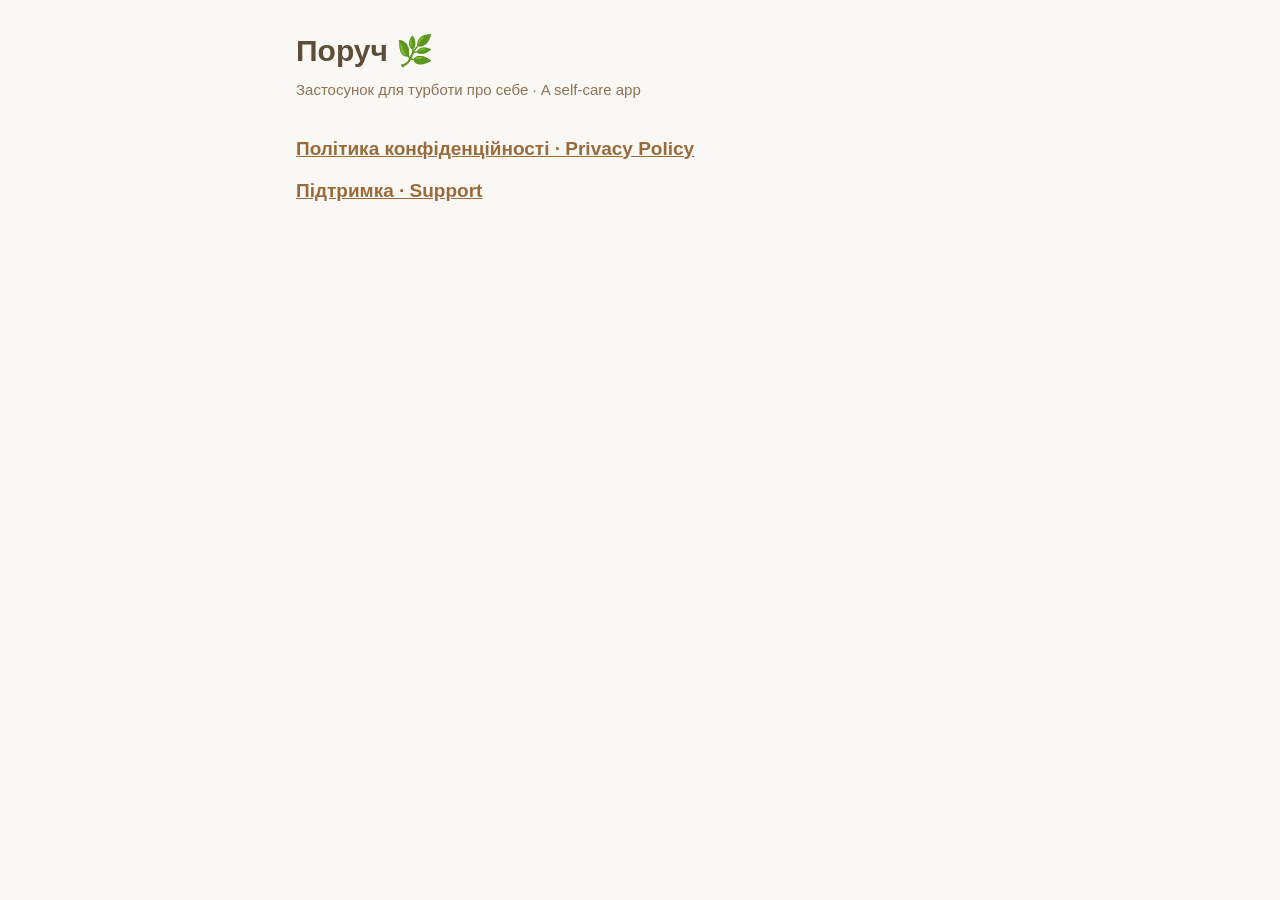
<file: index.html>
<!DOCTYPE html>
<html lang="uk">
<head>
  <meta charset="utf-8">
  <meta name="viewport" content="width=device-width, initial-scale=1">
  <title>Поруч</title>
  <meta name="description" content="Поруч — застосунок для турботи про себе. Self-care app.">
  <link rel="stylesheet" href="style.css">
</head>
<body>
  <main>
    <header>
      <h1>Поруч 🌿</h1>
      <p class="meta">Застосунок для турботи про себе · A self-care app</p>
    </header>

    <ul class="links">
      <li><a href="privacy/">Політика конфіденційності · Privacy Policy</a></li>
      <li><a href="support/">Підтримка · Support</a></li>
    </ul>
  </main>
</body>
</html>
</file>
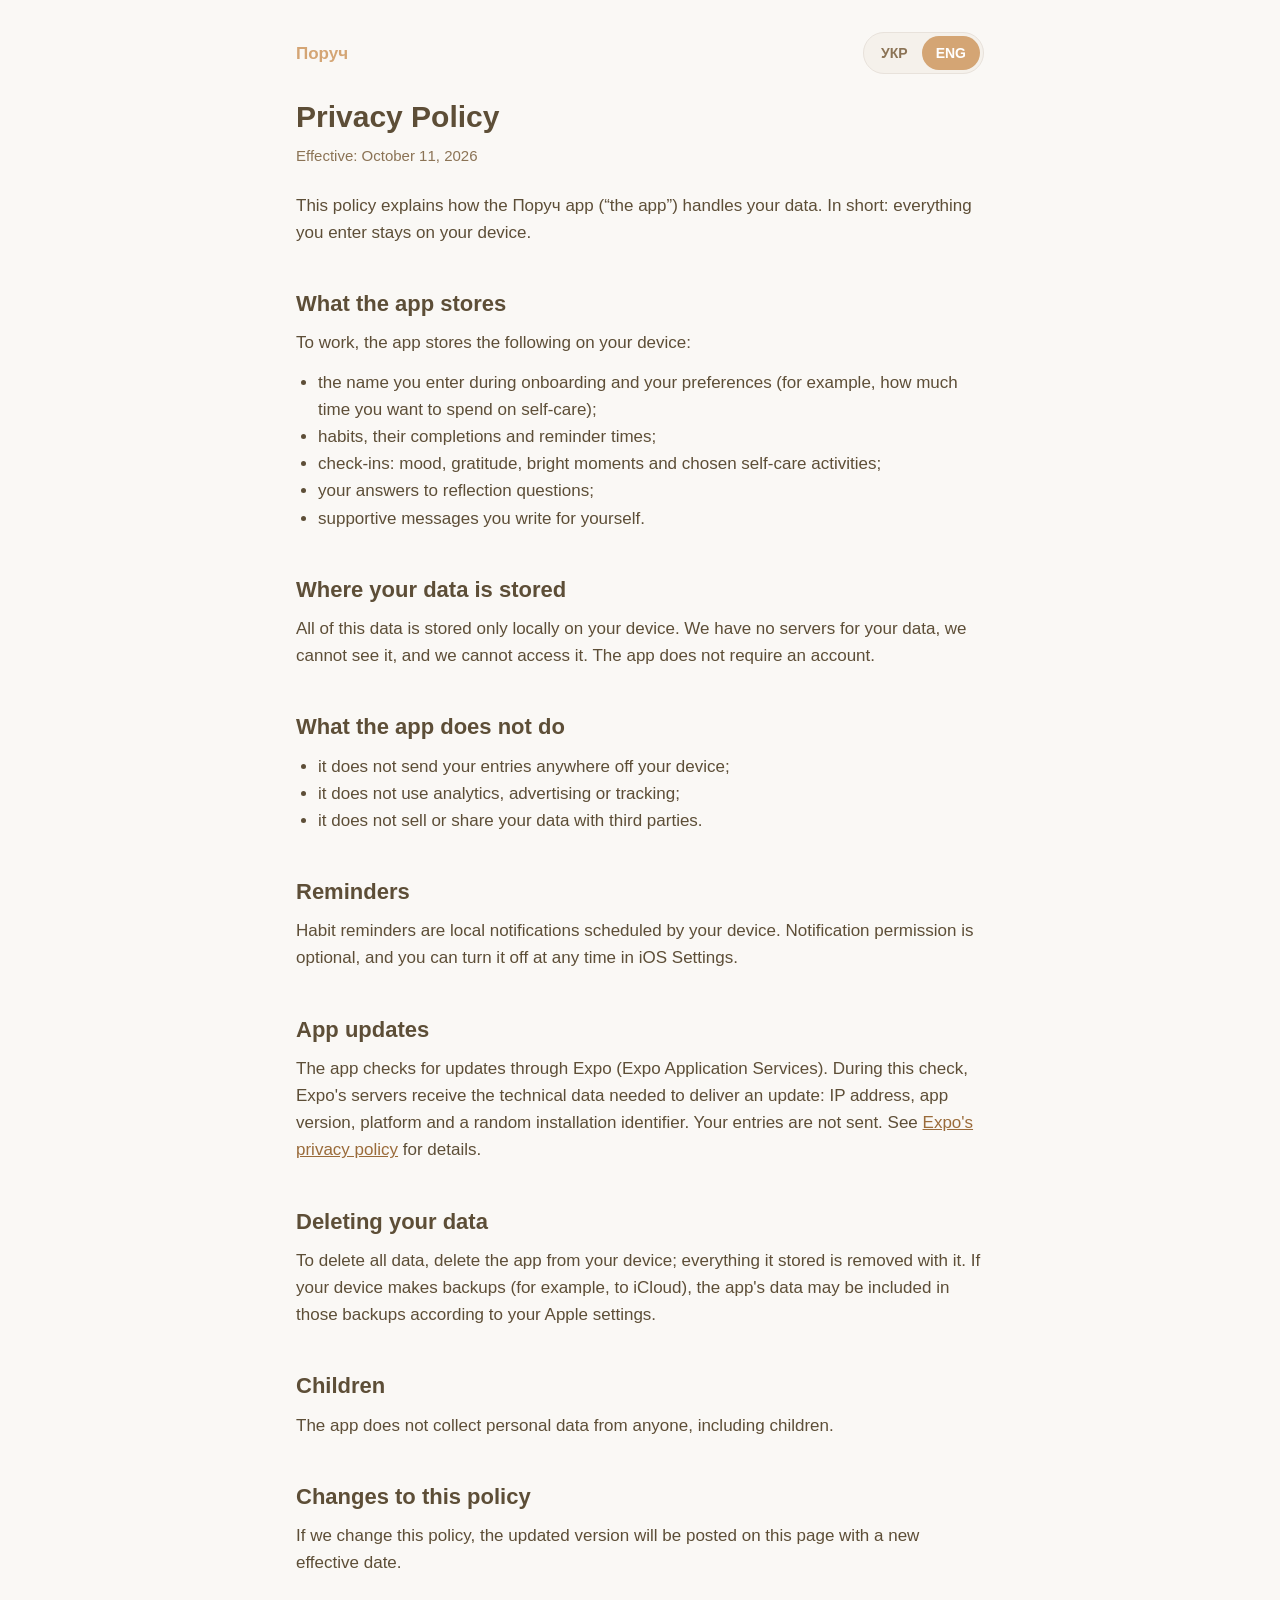
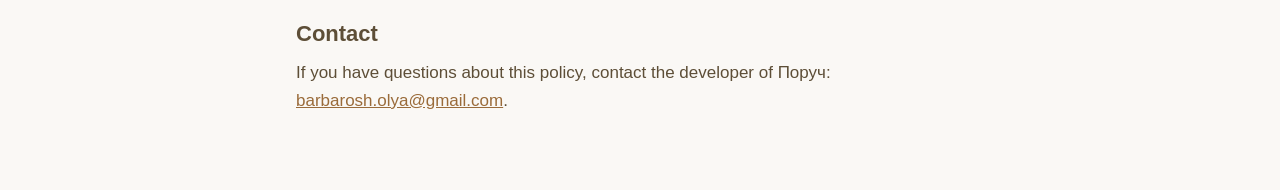
<file: privacy/index.html>
<!DOCTYPE html>
<html lang="uk" data-title-uk="Політика конфіденційності · Поруч" data-title-en="Privacy Policy · Поруч">
<head>
  <meta charset="utf-8">
  <meta name="viewport" content="width=device-width, initial-scale=1">
  <title>Політика конфіденційності · Поруч</title>
  <meta name="description" content="Політика конфіденційності застосунку Поруч. Privacy Policy for the Поруч app.">
  <link rel="stylesheet" href="../style.css">
</head>
<body>
  <main>
    <header class="top">
      <a class="brand" href="../">Поруч</a>
      <div class="lang-switch" role="group" aria-label="Мова / Language">
        <button type="button" data-lang="uk" aria-pressed="true">УКР</button>
        <button type="button" data-lang="en" aria-pressed="false">ENG</button>
      </div>
    </header>

    <section lang="uk">
      <h1>Політика конфіденційності</h1>
      <p class="meta">Набуває чинності: 11 жовтня 2026 року</p>

      <p>Ця політика пояснює, як застосунок «Поруч» (далі — «застосунок») поводиться з вашими даними. Коротко: усе, що ви вводите, залишається лише на вашому пристрої.</p>

      <h2>Які дані зберігає застосунок</h2>
      <p>Щоб застосунок працював, на вашому пристрої зберігаються:</p>
      <ul>
        <li>ім'я, яке ви вказуєте під час знайомства із застосунком, і ваші вподобання (наприклад, скільки часу ви готові приділяти турботі про себе);</li>
        <li>звички, їх виконання та час нагадувань;</li>
        <li>чек-іни: настрій, вдячність, світлі моменти й обрані дії турботи;</li>
        <li>відповіді на запитання рефлексії;</li>
        <li>слова підтримки, які ви записуєте для себе.</li>
      </ul>

      <h2>Де зберігаються дані</h2>
      <p>Усі ці дані зберігаються лише локально на вашому пристрої. Ми не маємо серверів для ваших даних, не бачимо їх і не можемо отримати до них доступ. Застосунок не потребує облікового запису.</p>

      <h2>Чого застосунок не робить</h2>
      <ul>
        <li>не надсилає ваші записи нікуди за межі пристрою;</li>
        <li>не використовує аналітику, рекламу чи відстеження;</li>
        <li>не продає й не передає ваші дані третім особам.</li>
      </ul>

      <h2>Нагадування</h2>
      <p>Нагадування про звички — це локальні сповіщення, які створює сам пристрій. Дозвіл на сповіщення необов'язковий, і ви можете вимкнути його в будь-який момент у Параметрах iOS.</p>

      <h2>Оновлення застосунку</h2>
      <p>Застосунок перевіряє наявність оновлень через сервіс Expo (Expo Application Services). Під час такої перевірки на сервери Expo передаються технічні дані, потрібні для доставки оновлення: IP-адреса, версія застосунку, платформа та випадковий ідентифікатор встановлення. Ваші записи при цьому не передаються. Докладніше — у <a href="https://expo.dev/privacy">політиці конфіденційності Expo</a>.</p>

      <h2>Видалення даних</h2>
      <p>Щоб видалити всі дані, видаліть застосунок зі свого пристрою — разом із ним буде видалено все, що він зберігав. Якщо ваш пристрій створює резервні копії (наприклад, в iCloud), дані застосунку можуть бути в цих копіях відповідно до ваших налаштувань Apple.</p>

      <h2>Діти</h2>
      <p>Застосунок не збирає персональних даних ні від кого, зокрема від дітей.</p>

      <h2>Зміни цієї політики</h2>
      <p>Якщо ми змінимо цю політику, оновлена версія з'явиться на цій сторінці з новою датою набуття чинності.</p>

      <h2>Контакти</h2>
      <p>Якщо у вас є запитання щодо цієї політики, напишіть розробникові застосунку «Поруч»: <a href="mailto:barbarosh.olya@gmail.com">barbarosh.olya@gmail.com</a>.</p>
    </section>

    <hr class="lang-divider">

    <section lang="en">
      <h1>Privacy Policy</h1>
      <p class="meta">Effective: October 11, 2026</p>

      <p>This policy explains how the Поруч app (“the app”) handles your data. In short: everything you enter stays on your device.</p>

      <h2>What the app stores</h2>
      <p>To work, the app stores the following on your device:</p>
      <ul>
        <li>the name you enter during onboarding and your preferences (for example, how much time you want to spend on self-care);</li>
        <li>habits, their completions and reminder times;</li>
        <li>check-ins: mood, gratitude, bright moments and chosen self-care activities;</li>
        <li>your answers to reflection questions;</li>
        <li>supportive messages you write for yourself.</li>
      </ul>

      <h2>Where your data is stored</h2>
      <p>All of this data is stored only locally on your device. We have no servers for your data, we cannot see it, and we cannot access it. The app does not require an account.</p>

      <h2>What the app does not do</h2>
      <ul>
        <li>it does not send your entries anywhere off your device;</li>
        <li>it does not use analytics, advertising or tracking;</li>
        <li>it does not sell or share your data with third parties.</li>
      </ul>

      <h2>Reminders</h2>
      <p>Habit reminders are local notifications scheduled by your device. Notification permission is optional, and you can turn it off at any time in iOS Settings.</p>

      <h2>App updates</h2>
      <p>The app checks for updates through Expo (Expo Application Services). During this check, Expo's servers receive the technical data needed to deliver an update: IP address, app version, platform and a random installation identifier. Your entries are not sent. See <a href="https://expo.dev/privacy">Expo's privacy policy</a> for details.</p>

      <h2>Deleting your data</h2>
      <p>To delete all data, delete the app from your device; everything it stored is removed with it. If your device makes backups (for example, to iCloud), the app's data may be included in those backups according to your Apple settings.</p>

      <h2>Children</h2>
      <p>The app does not collect personal data from anyone, including children.</p>

      <h2>Changes to this policy</h2>
      <p>If we change this policy, the updated version will be posted on this page with a new effective date.</p>

      <h2>Contact</h2>
      <p>If you have questions about this policy, contact the developer of Поруч: <a href="mailto:barbarosh.olya@gmail.com">barbarosh.olya@gmail.com</a>.</p>
    </section>
  </main>
  <script src="../lang.js"></script>
</body>
</html>
</file>
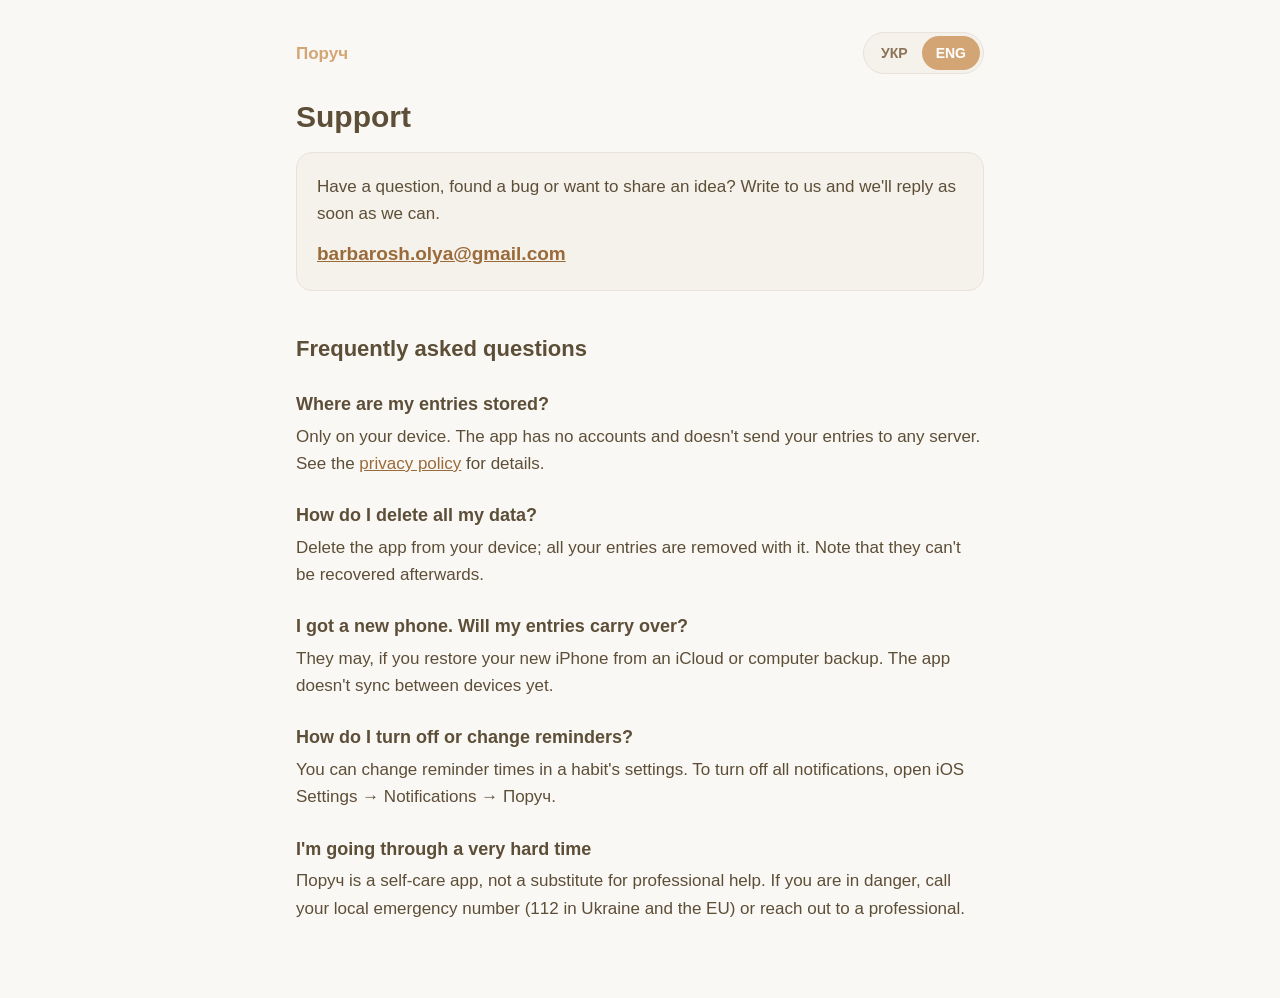
<file: support/index.html>
<!DOCTYPE html>
<html lang="uk" data-title-uk="Підтримка · Поруч" data-title-en="Support · Поруч">
<head>
  <meta charset="utf-8">
  <meta name="viewport" content="width=device-width, initial-scale=1">
  <title>Підтримка · Поруч</title>
  <meta name="description" content="Підтримка застосунку Поруч. Support for the Поруч app.">
  <link rel="stylesheet" href="../style.css">
</head>
<body>
  <main>
    <header class="top">
      <a class="brand" href="../">Поруч</a>
      <div class="lang-switch" role="group" aria-label="Мова / Language">
        <button type="button" data-lang="uk" aria-pressed="true">УКР</button>
        <button type="button" data-lang="en" aria-pressed="false">ENG</button>
      </div>
    </header>

    <section lang="uk">
      <h1>Підтримка</h1>

      <div class="card">
        <p>Маєте запитання, знайшли помилку чи хочете поділитися ідеєю? Напишіть нам — ми відповімо якнайшвидше.</p>
        <p class="email"><a href="mailto:barbarosh.olya@gmail.com?subject=%D0%9F%D0%BE%D1%80%D1%83%D1%87%20%E2%80%94%20%D0%BF%D1%96%D0%B4%D1%82%D1%80%D0%B8%D0%BC%D0%BA%D0%B0">barbarosh.olya@gmail.com</a></p>
      </div>

      <h2>Часті запитання</h2>

      <h3>Де зберігаються мої записи?</h3>
      <p>Лише на вашому пристрої. Застосунок не має облікових записів і не надсилає ваші записи на жодні сервери. Докладніше — у <a href="../privacy/#uk">політиці конфіденційності</a>.</p>

      <h3>Як видалити всі мої дані?</h3>
      <p>Видаліть застосунок із пристрою — разом із ним буде видалено всі ваші записи. Зверніть увагу: відновити їх після цього неможливо.</p>

      <h3>У мене новий телефон. Чи збережуться мої записи?</h3>
      <p>Дані можуть перенестися, якщо ви відновлюєте новий iPhone із резервної копії iCloud або комп'ютера. Синхронізації між пристроями застосунок поки не має.</p>

      <h3>Як вимкнути або змінити нагадування?</h3>
      <p>Час нагадувань можна змінити в налаштуваннях звички. Щоб вимкнути всі сповіщення, відкрийте Параметри iOS → Сповіщення → Поруч.</p>

      <h3>Мені зараз дуже важко</h3>
      <p>«Поруч» — застосунок для турботи про себе, а не заміна професійної допомоги. Якщо вам загрожує небезпека, зателефонуйте на номер екстреної допомоги 112 або зверніться до фахівця.</p>
    </section>

    <hr class="lang-divider">

    <section lang="en">
      <h1>Support</h1>

      <div class="card">
        <p>Have a question, found a bug or want to share an idea? Write to us and we'll reply as soon as we can.</p>
        <p class="email"><a href="mailto:barbarosh.olya@gmail.com?subject=%D0%9F%D0%BE%D1%80%D1%83%D1%87%20%E2%80%94%20support">barbarosh.olya@gmail.com</a></p>
      </div>

      <h2>Frequently asked questions</h2>

      <h3>Where are my entries stored?</h3>
      <p>Only on your device. The app has no accounts and doesn't send your entries to any server. See the <a href="../privacy/#en">privacy policy</a> for details.</p>

      <h3>How do I delete all my data?</h3>
      <p>Delete the app from your device; all your entries are removed with it. Note that they can't be recovered afterwards.</p>

      <h3>I got a new phone. Will my entries carry over?</h3>
      <p>They may, if you restore your new iPhone from an iCloud or computer backup. The app doesn't sync between devices yet.</p>

      <h3>How do I turn off or change reminders?</h3>
      <p>You can change reminder times in a habit's settings. To turn off all notifications, open iOS Settings → Notifications → Поруч.</p>

      <h3>I'm going through a very hard time</h3>
      <p>Поруч is a self-care app, not a substitute for professional help. If you are in danger, call your local emergency number (112 in Ukraine and the EU) or reach out to a professional.</p>
    </section>
  </main>
  <script src="../lang.js"></script>
</body>
</html>
</file>
<file: style.css>
:root {
  --bg: #FAF8F5;
  --surface: #F5F1EB;
  --border: #E8E2DB;
  --accent: #D4A574;
  --text: #5D4E37;
  --text-secondary: #8B7355;
  --link: #9A6B3A;
}

@media (prefers-color-scheme: dark) {
  :root {
    --bg: #1F1B16;
    --surface: #2A251F;
    --border: #3A332B;
    --accent: #D4A574;
    --text: #EDE4D8;
    --text-secondary: #BFAE97;
    --link: #E2B98A;
  }
}

* { box-sizing: border-box; }

body {
  margin: 0;
  background: var(--bg);
  color: var(--text);
  font-family: -apple-system, BlinkMacSystemFont, "Segoe UI", Roboto, Helvetica, Arial, sans-serif;
  font-size: 17px;
  line-height: 1.6;
}

main {
  max-width: 720px;
  margin: 0 auto;
  padding: 32px 16px 64px;
}

header { margin-bottom: 32px; }

section > h1 + .meta { margin-bottom: 24px; }

.brand {
  display: inline-block;
  color: var(--accent);
  font-weight: 600;
  text-decoration: none;
  margin-bottom: 8px;
}

h1 { font-size: 30px; line-height: 1.25; margin: 0 0 8px; overflow-wrap: break-word; }

@media (max-width: 420px) {
  h1 { font-size: 25px; }
}
h2 { font-size: 22px; margin: 40px 0 8px; }
h3 { font-size: 18px; margin: 24px 0 4px; }

p, ul { margin: 0 0 12px; }
ul { padding-left: 22px; }

a { color: var(--link); }

.meta { color: var(--text-secondary); font-size: 15px; }

.top {
  display: flex;
  justify-content: space-between;
  align-items: center;
  gap: 16px;
  margin-bottom: 24px;
}

.top .brand { margin-bottom: 0; }

.lang-switch {
  display: none;
  padding: 3px;
  background: var(--surface);
  border: 1px solid var(--border);
  border-radius: 999px;
}

.js .lang-switch { display: inline-flex; }

.lang-switch button {
  appearance: none;
  border: none;
  background: transparent;
  color: var(--text-secondary);
  font: inherit;
  font-size: 14px;
  font-weight: 600;
  padding: 6px 14px;
  border-radius: 999px;
  cursor: pointer;
}

.lang-switch button[aria-pressed="true"] {
  background: var(--accent);
  color: #FFFFFF;
}

.lang-switch button:focus-visible {
  outline: 2px solid var(--accent);
  outline-offset: 2px;
}

.js .lang-divider { display: none; }

.card {
  background: var(--surface);
  border: 1px solid var(--border);
  border-radius: 16px;
  padding: 20px;
  margin: 16px 0;
}

.card p:last-child { margin-bottom: 0; }

.email { font-size: 19px; font-weight: 600; word-break: break-all; }

hr {
  border: none;
  border-top: 1px solid var(--border);
  margin: 56px 0 0;
}

.links { list-style: none; padding: 0; }
.links li { margin-bottom: 12px; }
.links a { font-size: 19px; font-weight: 600; }
</file>
